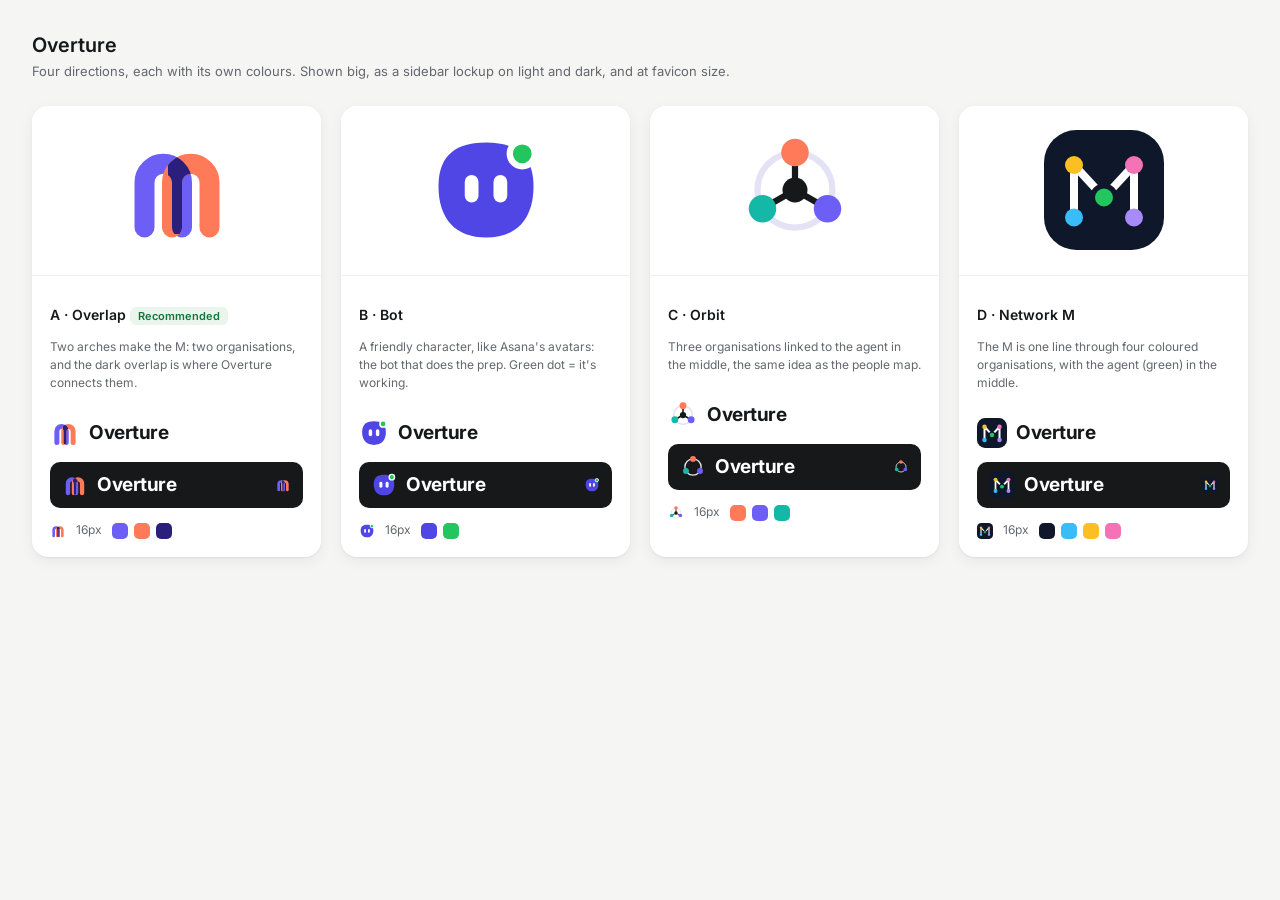
<file: docs/logo-options.html>
<!doctype html>
<html lang="en"><head><meta charset="utf-8"><meta name="viewport" content="width=device-width, initial-scale=1"><title>Overture logo options</title>
<link href="https://fonts.googleapis.com/css2?family=Inter:wght@400;500;600;700&display=swap" rel="stylesheet">
<style>
:root{--ink:#17181a;--muted:#64676e}
*{box-sizing:border-box}
body{margin:0;font-family:Inter,system-ui,sans-serif;background:#f5f5f3;color:var(--ink);padding:32px}
h1{font-size:20px;font-weight:600;margin:0 0 4px;line-height:1.3}
.lede{font-size:13px;color:var(--muted);margin:0 0 24px;line-height:1.5}
.grid{display:grid;grid-template-columns:repeat(4,minmax(0,1fr));gap:20px}
.card{background:#fff;border-radius:16px;box-shadow:0 1px 2px rgba(23,24,26,.06),0 4px 14px rgba(23,24,26,.06);overflow:hidden}
.hero{height:170px;display:grid;place-items:center;background:#fff;border-bottom:1px solid #efefec}
.body{padding:16px 18px 18px;display:flex;flex-direction:column;gap:14px}
.name{font-size:14px;font-weight:600;line-height:1.35}
.idea{font-size:12px;color:var(--muted);line-height:1.5;margin-top:2px}
.lock{display:flex;align-items:center;gap:9px}
.word{font-weight:700;font-size:19px;letter-spacing:-0.025em;line-height:1.3}
.darkrow{background:#17181a;border-radius:10px;padding:10px 12px;display:flex;align-items:center;justify-content:space-between}
.darkrow .word{color:#fff}
.small{display:flex;align-items:center;gap:10px;font-size:12px;color:var(--muted);line-height:1.4}
.sw{display:flex;gap:6px}.sw i{width:16px;height:16px;border-radius:5px;display:block}
.tag{font-size:11px;font-weight:600;color:#13773a;background:#eaf5ee;border-radius:6px;padding:2px 8px;line-height:1.5}
</style></head><body>
<h1>Overture</h1>
<p class="lede">Four directions, each with its own colours. Shown big, as a sidebar lockup on light and dark, and at favicon size.</p>
<svg width="0" height="0" style="position:absolute" aria-hidden="true">
  <defs>
    <!-- A: two arches = two organisations; where they overlap is where Overture works -->
    <symbol id="A" viewBox="0 0 48 48">
      <mask id="mA"><path d="M11 39V21a7.5 7.5 0 0 1 15 0v18" fill="none" stroke="#fff" stroke-width="8" stroke-linecap="round"/></mask>
      <path d="M11 39V21a7.5 7.5 0 0 1 15 0v18" fill="none" stroke="#6D5EF6" stroke-width="8" stroke-linecap="round"/>
      <path d="M22 39V21a7.5 7.5 0 0 1 15 0v18" fill="none" stroke="#FF7A59" stroke-width="8" stroke-linecap="round"/>
      <path d="M22 39V21a7.5 7.5 0 0 1 15 0v18" fill="none" stroke="#2A1F7A" stroke-width="8" stroke-linecap="round" mask="url(#mA)"/>
    </symbol>
    <!-- B: a friendly bot face (Asana-style character), green status dot = agent online -->
    <symbol id="B" viewBox="0 0 48 48">
      <path d="M24 5c11 0 19 4.2 19 17.5S36 43 24 43 5 35.8 5 22.5 13 5 24 5z" fill="#4F46E5"/>
      <rect x="15.5" y="18" width="5.5" height="11" rx="2.75" fill="#fff"/>
      <rect x="27" y="18" width="5.5" height="11" rx="2.75" fill="#fff"/>
      <circle cx="38.5" cy="9.5" r="5" fill="#22C55E" stroke="#fff" stroke-width="2.5"/>
    </symbol>
    <!-- C: three organisations orbiting the agent in the middle, linked -->
    <symbol id="C" viewBox="0 0 48 48">
      <circle cx="24" cy="24" r="15" fill="none" stroke="#E4E2F5" stroke-width="2.5"/>
      <g stroke="#17181a" stroke-width="2.5" stroke-linecap="round"><path d="M24 24V9.5M24 24l12.6 7.2M24 24l-12.6 7.2"/></g>
      <circle cx="24" cy="9" r="5.5" fill="#FF7A59"/>
      <circle cx="37" cy="31.5" r="5.5" fill="#6D5EF6"/>
      <circle cx="11" cy="31.5" r="5.5" fill="#14B8A6"/>
      <circle cx="24" cy="24" r="5" fill="#17181a"/>
    </symbol>
    <!-- D: an M drawn as one connected line through four organisations, the agent in the middle -->
    <symbol id="D" viewBox="0 0 48 48">
      <rect width="48" height="48" rx="13" fill="#0F172A"/>
      <path d="M12 35V14l12 13 12-13v21" fill="none" stroke="#fff" stroke-width="3.2" stroke-linecap="round" stroke-linejoin="round"/>
      <circle cx="12" cy="35" r="3.6" fill="#38BDF8"/><circle cx="12" cy="14" r="3.6" fill="#FBBF24"/>
      <circle cx="36" cy="14" r="3.6" fill="#F472B6"/><circle cx="36" cy="35" r="3.6" fill="#A78BFA"/>
      <circle cx="24" cy="27" r="4.6" fill="#22C55E" stroke="#0F172A" stroke-width="2"/>
    </symbol>
  </defs>
</svg>

<div class="grid">
  <div class="card"><div class="hero"><svg width="120" height="120"><use href="#A"/></svg></div><div class="body">
    <div><p class="name">A · Overlap <span class="tag">Recommended</span></p><p class="idea">Two arches make the M: two organisations, and the dark overlap is where Overture connects them.</p></div>
    <div class="lock"><svg width="30" height="30"><use href="#A"/></svg><span class="word">Overture</span></div>
    <div class="darkrow"><span class="lock"><svg width="26" height="26"><use href="#A"/></svg><span class="word">Overture</span></span><svg width="16" height="16"><use href="#A"/></svg></div>
    <div class="small"><svg width="16" height="16"><use href="#A"/></svg>16px<span class="sw"><i style="background:#6D5EF6"></i><i style="background:#FF7A59"></i><i style="background:#2A1F7A"></i></span></div>
  </div></div>

  <div class="card"><div class="hero"><svg width="120" height="120"><use href="#B"/></svg></div><div class="body">
    <div><p class="name">B · Bot</p><p class="idea">A friendly character, like Asana's avatars: the bot that does the prep. Green dot = it's working.</p></div>
    <div class="lock"><svg width="30" height="30"><use href="#B"/></svg><span class="word">Overture</span></div>
    <div class="darkrow"><span class="lock"><svg width="26" height="26"><use href="#B"/></svg><span class="word">Overture</span></span><svg width="16" height="16"><use href="#B"/></svg></div>
    <div class="small"><svg width="16" height="16"><use href="#B"/></svg>16px<span class="sw"><i style="background:#4F46E5"></i><i style="background:#22C55E"></i></span></div>
  </div></div>

  <div class="card"><div class="hero"><svg width="120" height="120"><use href="#C"/></svg></div><div class="body">
    <div><p class="name">C · Orbit</p><p class="idea">Three organisations linked to the agent in the middle, the same idea as the people map.</p></div>
    <div class="lock"><svg width="30" height="30"><use href="#C"/></svg><span class="word">Overture</span></div>
    <div class="darkrow"><span class="lock"><svg width="26" height="26"><use href="#C"/></svg><span class="word">Overture</span></span><svg width="16" height="16"><use href="#C"/></svg></div>
    <div class="small"><svg width="16" height="16"><use href="#C"/></svg>16px<span class="sw"><i style="background:#FF7A59"></i><i style="background:#6D5EF6"></i><i style="background:#14B8A6"></i></span></div>
  </div></div>

  <div class="card"><div class="hero"><svg width="120" height="120"><use href="#D"/></svg></div><div class="body">
    <div><p class="name">D · Network M</p><p class="idea">The M is one line through four coloured organisations, with the agent (green) in the middle.</p></div>
    <div class="lock"><svg width="30" height="30"><use href="#D"/></svg><span class="word">Overture</span></div>
    <div class="darkrow"><span class="lock"><svg width="26" height="26"><use href="#D"/></svg><span class="word">Overture</span></span><svg width="16" height="16"><use href="#D"/></svg></div>
    <div class="small"><svg width="16" height="16"><use href="#D"/></svg>16px<span class="sw"><i style="background:#0F172A"></i><i style="background:#38BDF8"></i><i style="background:#FBBF24"></i><i style="background:#F472B6"></i></span></div>
  </div></div>
</div>
</body></html>
</file>
